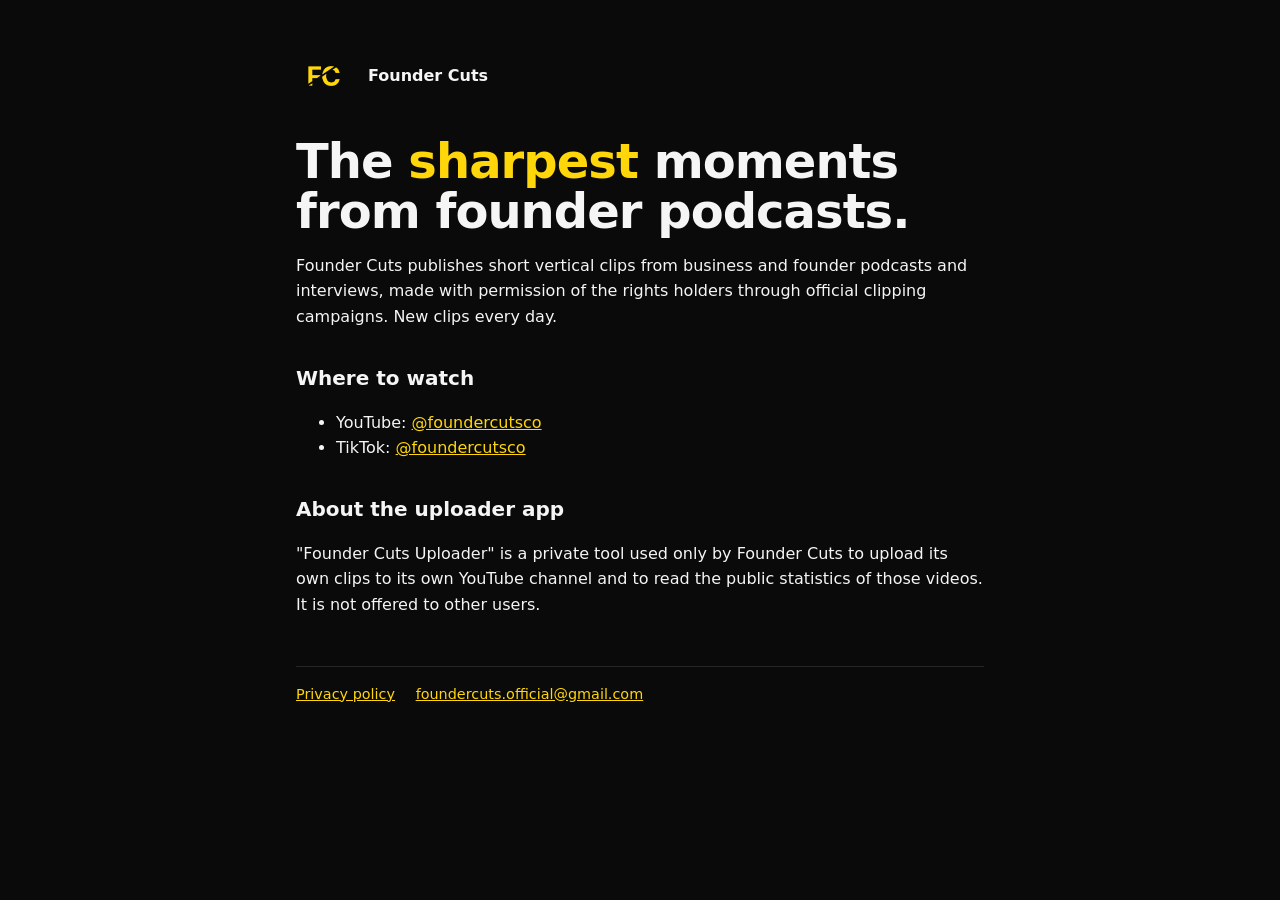
<file: index.html>
<!doctype html>
<html lang="en">
<head>
<meta charset="utf-8">
<meta name="viewport" content="width=device-width, initial-scale=1">
<title>Founder Cuts</title>
<meta name="description" content="Sharpest moments from business and founder podcasts. New clips every day.">
<link rel="icon" href="logo.png">
<link rel="stylesheet" href="style.css">
</head>
<body>
<main>
  <header><img src="logo.png" alt="Founder Cuts logo"><strong>Founder Cuts</strong></header>
  <h1>The <em>sharpest</em> moments from founder podcasts.</h1>
  <p>Founder Cuts publishes short vertical clips from business and founder podcasts and interviews, made with permission of the rights holders through official clipping campaigns. New clips every day.</p>
  <h2>Where to watch</h2>
  <ul>
    <li>YouTube: <a href="https://www.youtube.com/@foundercutsco">@foundercutsco</a></li>
    <li>TikTok: <a href="https://www.tiktok.com/@foundercutsco">@foundercutsco</a></li>
  </ul>
  <h2>About the uploader app</h2>
  <p>"Founder Cuts Uploader" is a private tool used only by Founder Cuts to upload its own clips to its own YouTube channel and to read the public statistics of those videos. It is not offered to other users.</p>
  <footer>
    <a href="privacy.html">Privacy policy</a>
    <a href="mailto:foundercuts.official@gmail.com">foundercuts.official@gmail.com</a>
  </footer>
</main>
</body>
</html>
</file>
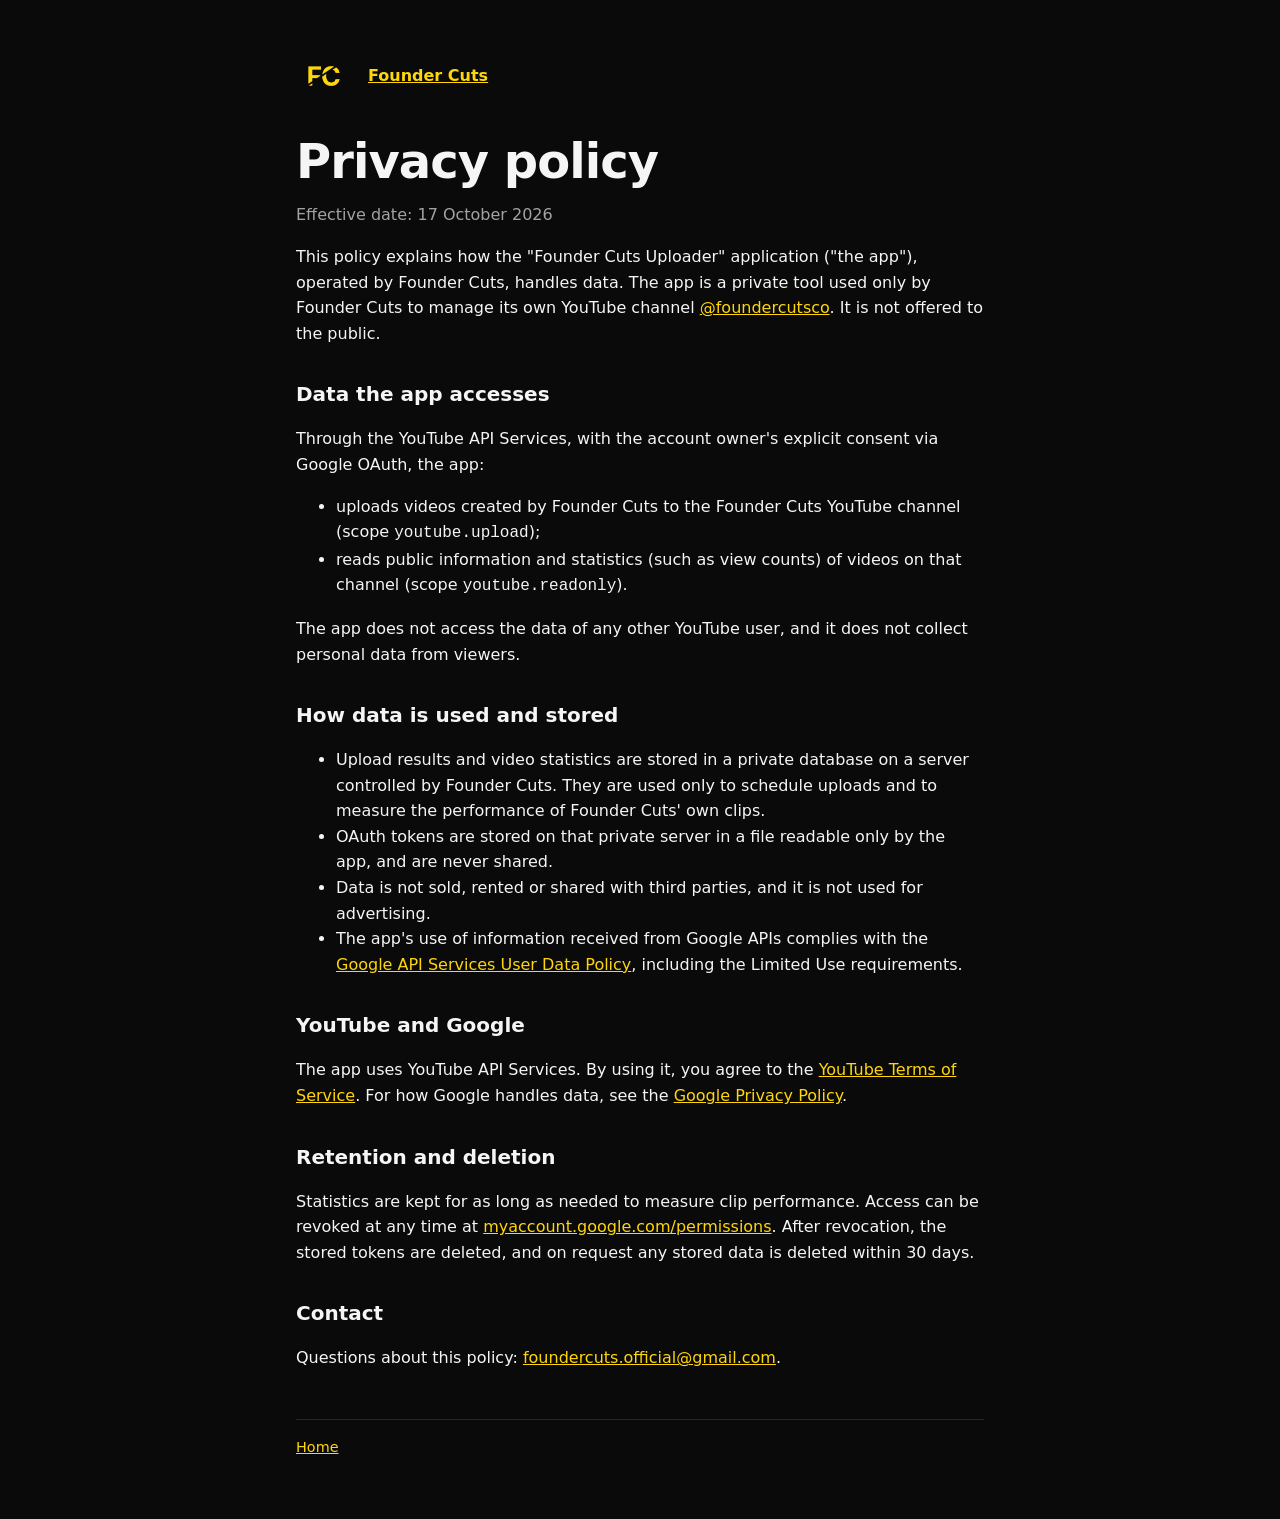
<file: privacy.html>
<!doctype html>
<html lang="en">
<head>
<meta charset="utf-8">
<meta name="viewport" content="width=device-width, initial-scale=1">
<title>Privacy Policy, Founder Cuts</title>
<link rel="icon" href="logo.png">
<link rel="stylesheet" href="style.css">
</head>
<body>
<main>
  <header><img src="logo.png" alt="Founder Cuts logo"><a href="./"><strong>Founder Cuts</strong></a></header>
  <h1>Privacy policy</h1>
  <p class="muted">Effective date: 17 October 2026</p>

  <p>This policy explains how the "Founder Cuts Uploader" application ("the app"), operated by Founder Cuts, handles data. The app is a private tool used only by Founder Cuts to manage its own YouTube channel <a href="https://www.youtube.com/@foundercutsco">@foundercutsco</a>. It is not offered to the public.</p>

  <h2>Data the app accesses</h2>
  <p>Through the YouTube API Services, with the account owner's explicit consent via Google OAuth, the app:</p>
  <ul>
    <li>uploads videos created by Founder Cuts to the Founder Cuts YouTube channel (scope <code>youtube.upload</code>);</li>
    <li>reads public information and statistics (such as view counts) of videos on that channel (scope <code>youtube.readonly</code>).</li>
  </ul>
  <p>The app does not access the data of any other YouTube user, and it does not collect personal data from viewers.</p>

  <h2>How data is used and stored</h2>
  <ul>
    <li>Upload results and video statistics are stored in a private database on a server controlled by Founder Cuts. They are used only to schedule uploads and to measure the performance of Founder Cuts' own clips.</li>
    <li>OAuth tokens are stored on that private server in a file readable only by the app, and are never shared.</li>
    <li>Data is not sold, rented or shared with third parties, and it is not used for advertising.</li>
    <li>The app's use of information received from Google APIs complies with the <a href="https://developers.google.com/terms/api-services-user-data-policy">Google API Services User Data Policy</a>, including the Limited Use requirements.</li>
  </ul>

  <h2>YouTube and Google</h2>
  <p>The app uses YouTube API Services. By using it, you agree to the <a href="https://www.youtube.com/t/terms">YouTube Terms of Service</a>. For how Google handles data, see the <a href="https://policies.google.com/privacy">Google Privacy Policy</a>.</p>

  <h2>Retention and deletion</h2>
  <p>Statistics are kept for as long as needed to measure clip performance. Access can be revoked at any time at <a href="https://myaccount.google.com/permissions">myaccount.google.com/permissions</a>. After revocation, the stored tokens are deleted, and on request any stored data is deleted within 30 days.</p>

  <h2>Contact</h2>
  <p>Questions about this policy: <a href="mailto:foundercuts.official@gmail.com">foundercuts.official@gmail.com</a>.</p>

  <footer><a href="./">Home</a></footer>
</main>
</body>
</html>
</file>
<file: style.css>
:root{--bg:#0A0A0A;--fg:#F5F5F5;--muted:#A3A3A3;--accent:#FFD60A}
*{box-sizing:border-box}
body{margin:0;background:var(--bg);color:var(--fg);font:16px/1.6 Inter,system-ui,-apple-system,"Segoe UI",sans-serif}
main{max-width:720px;margin:0 auto;padding:48px 16px 64px}
header{display:flex;align-items:center;gap:16px;margin-bottom:32px}
header img{width:56px;height:56px;border-radius:12px}
h1{font-weight:900;font-size:clamp(2rem,6vw,3rem);line-height:1.05;margin:0 0 16px;letter-spacing:-.02em}
h1 em{font-style:normal;color:var(--accent)}
h2{font-weight:800;font-size:1.25rem;margin:32px 0 8px}
a{color:var(--accent)}
p,li{color:var(--fg)}
.muted{color:var(--muted)}
footer{margin-top:48px;padding-top:16px;border-top:1px solid #262626;font-size:.9rem;color:var(--muted)}
footer a{margin-right:16px}
</file>
